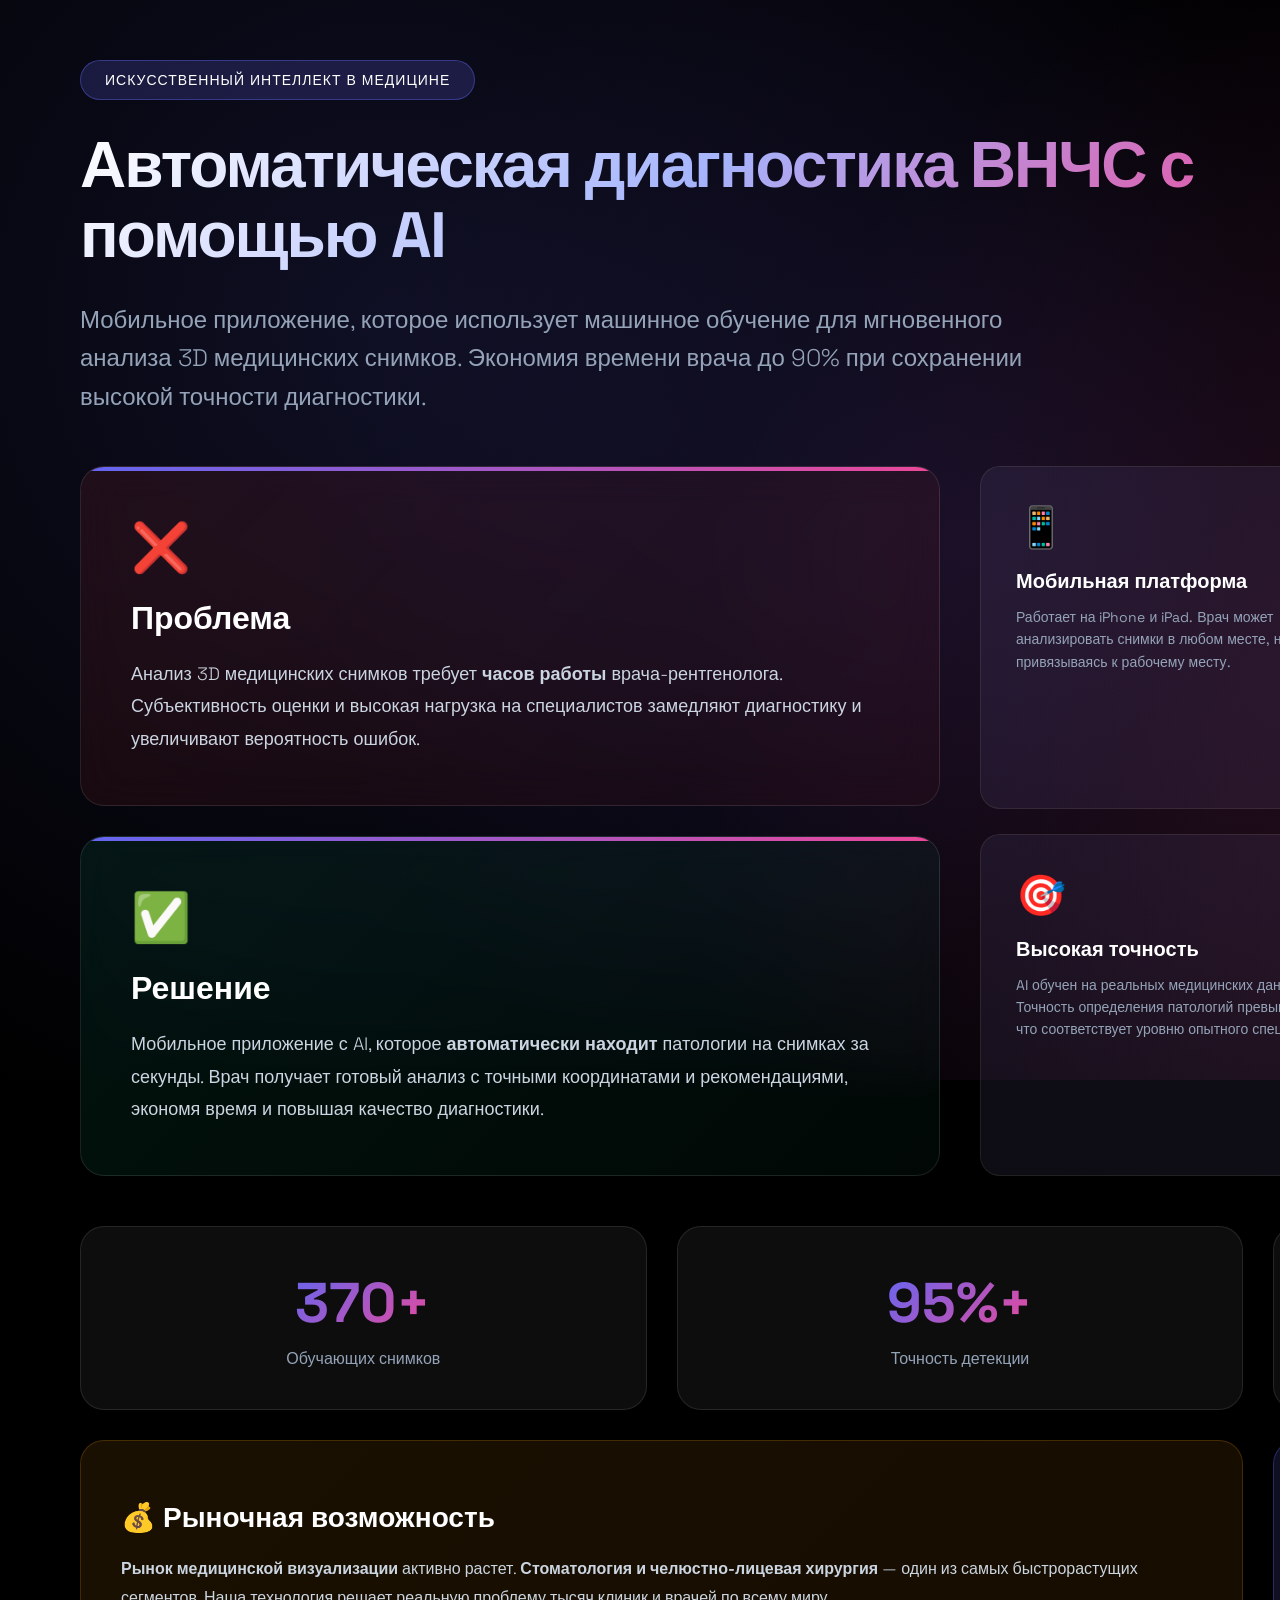
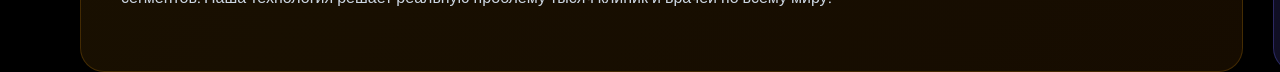
<file: presentation_static.html>
<!DOCTYPE html>
<html lang="ru">
<head>
    <meta charset="UTF-8">
    <meta name="viewport" content="width=device-width, initial-scale=1.0">
    <title>Презентация - Статическая версия</title>
    <style>
        @import url('https://fonts.googleapis.com/css2?family=Space+Grotesk:wght@300;400;500;600;700&display=swap');
        
        * {
            margin: 0;
            padding: 0;
            box-sizing: border-box;
        }

        @page {
            size: A4 landscape;
            margin: 0;
        }

        body {
            font-family: 'Space Grotesk', -apple-system, sans-serif;
            background: #000;
            color: #fff;
            width: 1920px;
            height: 1080px;
            position: relative;
            overflow: hidden;
            margin: 0;
            padding: 0;
        }

        /* Статический фон */
        .static-bg {
            position: absolute;
            top: 0;
            left: 0;
            width: 100%;
            height: 100%;
            z-index: 0;
            background: 
                radial-gradient(circle at 20% 30%, rgba(99, 102, 241, 0.15) 0%, transparent 50%),
                radial-gradient(circle at 80% 70%, rgba(236, 72, 153, 0.15) 0%, transparent 50%),
                radial-gradient(circle at 50% 50%, rgba(139, 92, 246, 0.1) 0%, transparent 60%);
        }

        .container {
            position: relative;
            z-index: 1;
            width: 100%;
            height: 100%;
            padding: 60px 80px;
            display: flex;
            flex-direction: column;
            justify-content: space-between;
        }

        /* Hero секция */
        .hero-section {
            margin-bottom: 50px;
        }

        .hero-tag {
            display: inline-block;
            padding: 10px 24px;
            background: rgba(99, 102, 241, 0.2);
            border: 1px solid rgba(99, 102, 241, 0.4);
            border-radius: 100px;
            font-size: 14px;
            letter-spacing: 1px;
            text-transform: uppercase;
            margin-bottom: 30px;
        }

        .hero-title {
            font-size: 64px;
            font-weight: 700;
            line-height: 1.1;
            margin-bottom: 30px;
            background: linear-gradient(135deg, #fff 0%, #a5b4fc 50%, #ec4899 100%);
            -webkit-background-clip: text;
            -webkit-text-fill-color: transparent;
            background-clip: text;
            letter-spacing: -2px;
            max-width: 1200px;
        }

        .hero-subtitle {
            font-size: 24px;
            color: #94a3b8;
            line-height: 1.6;
            font-weight: 300;
            max-width: 1000px;
        }

        /* Основной контент - сетка */
        .main-content {
            display: grid;
            grid-template-columns: 1fr 1fr;
            gap: 40px;
            margin-bottom: 50px;
            flex: 1;
        }

        /* Проблема/Решение */
        .ps-block {
            display: flex;
            flex-direction: column;
            gap: 30px;
        }

        .ps-card {
            padding: 50px;
            background: rgba(255, 255, 255, 0.05);
            backdrop-filter: blur(20px);
            border: 1px solid rgba(255, 255, 255, 0.1);
            border-radius: 24px;
            position: relative;
            overflow: hidden;
        }

        .ps-card::before {
            content: '';
            position: absolute;
            top: 0;
            left: 0;
            right: 0;
            height: 4px;
            background: linear-gradient(90deg, #6366f1, #ec4899);
        }

        .ps-icon {
            font-size: 48px;
            margin-bottom: 20px;
            display: block;
        }

        .ps-title {
            font-size: 32px;
            font-weight: 700;
            margin-bottom: 20px;
            color: #fff;
        }

        .ps-text {
            font-size: 18px;
            color: #cbd5e1;
            line-height: 1.8;
            font-weight: 300;
        }

        .ps-card.problem {
            background: linear-gradient(135deg, rgba(239, 68, 68, 0.1) 0%, rgba(220, 38, 38, 0.05) 100%);
        }

        .ps-card.solution {
            background: linear-gradient(135deg, rgba(16, 185, 129, 0.1) 0%, rgba(5, 150, 105, 0.05) 100%);
        }

        /* Features блок */
        .features-block {
            display: grid;
            grid-template-columns: 1fr 1fr;
            gap: 25px;
        }

        .feature-item {
            padding: 35px;
            background: rgba(255, 255, 255, 0.03);
            border: 1px solid rgba(255, 255, 255, 0.1);
            border-radius: 20px;
            position: relative;
        }

        .feature-item::after {
            content: '';
            position: absolute;
            top: 0;
            left: 0;
            width: 100%;
            height: 100%;
            background: linear-gradient(135deg, rgba(99, 102, 241, 0.1) 0%, rgba(139, 92, 246, 0.1) 100%);
            opacity: 0.5;
            border-radius: 20px;
        }

        .feature-icon {
            font-size: 40px;
            margin-bottom: 15px;
            display: block;
            position: relative;
            z-index: 1;
        }

        .feature-title {
            font-size: 20px;
            font-weight: 600;
            margin-bottom: 12px;
            color: #fff;
            position: relative;
            z-index: 1;
        }

        .feature-desc {
            font-size: 14px;
            color: #94a3b8;
            line-height: 1.6;
            position: relative;
            z-index: 1;
        }

        /* Нижняя секция */
        .bottom-section {
            display: grid;
            grid-template-columns: 1fr 1fr 1fr;
            gap: 30px;
        }

        .stats-block {
            display: flex;
            flex-direction: column;
            align-items: center;
            justify-content: center;
            padding: 40px;
            background: rgba(255, 255, 255, 0.05);
            border: 1px solid rgba(255, 255, 255, 0.1);
            border-radius: 24px;
            backdrop-filter: blur(20px);
        }

        .stat-number {
            font-size: 56px;
            font-weight: 700;
            background: linear-gradient(135deg, #6366f1 0%, #ec4899 100%);
            -webkit-background-clip: text;
            -webkit-text-fill-color: transparent;
            background-clip: text;
            margin-bottom: 10px;
        }

        .stat-label {
            font-size: 16px;
            color: #94a3b8;
            font-weight: 500;
            text-align: center;
        }

        .market-block {
            grid-column: span 2;
            padding: 40px;
            background: linear-gradient(135deg, rgba(245, 158, 11, 0.1) 0%, rgba(217, 119, 6, 0.1) 100%);
            border: 1px solid rgba(245, 158, 11, 0.2);
            border-radius: 24px;
            display: flex;
            flex-direction: column;
            justify-content: center;
        }

        .market-title {
            font-size: 28px;
            font-weight: 700;
            margin-bottom: 20px;
            color: #fff;
        }

        .market-text {
            font-size: 16px;
            color: #cbd5e1;
            line-height: 1.8;
            font-weight: 300;
        }

        .cta-block {
            padding: 40px;
            background: linear-gradient(135deg, rgba(99, 102, 241, 0.15) 0%, rgba(139, 92, 246, 0.15) 100%);
            border: 1px solid rgba(99, 102, 241, 0.3);
            border-radius: 24px;
            display: flex;
            flex-direction: column;
            justify-content: center;
            text-align: center;
        }

        .cta-title {
            font-size: 32px;
            font-weight: 700;
            margin-bottom: 15px;
            background: linear-gradient(135deg, #fff 0%, #a5b4fc 100%);
            -webkit-background-clip: text;
            -webkit-text-fill-color: transparent;
            background-clip: text;
        }

        .cta-text {
            font-size: 16px;
            color: #cbd5e1;
            line-height: 1.7;
            font-weight: 300;
        }

        /* Print styles */
        @media print {
            body {
                width: 100%;
                height: 100%;
            }
            
            .container {
                padding: 40px;
            }
        }
    </style>
</head>
<body>
    <div class="static-bg"></div>
    
    <div class="container">
        <div class="hero-section">
            <span class="hero-tag">Искусственный интеллект в медицине</span>
            <h1 class="hero-title">Автоматическая диагностика ВНЧС с помощью AI</h1>
            <p class="hero-subtitle">
                Мобильное приложение, которое использует машинное обучение для мгновенного анализа 
                3D медицинских снимков. Экономия времени врача до 90% при сохранении высокой точности диагностики.
            </p>
        </div>

        <div class="main-content">
            <div class="ps-block">
                <div class="ps-card problem">
                    <span class="ps-icon">❌</span>
                    <h2 class="ps-title">Проблема</h2>
                    <p class="ps-text">
                        Анализ 3D медицинских снимков требует <strong>часов работы</strong> врача-рентгенолога. 
                        Субъективность оценки и высокая нагрузка на специалистов замедляют диагностику и увеличивают 
                        вероятность ошибок.
                    </p>
                </div>
                
                <div class="ps-card solution">
                    <span class="ps-icon">✅</span>
                    <h2 class="ps-title">Решение</h2>
                    <p class="ps-text">
                        Мобильное приложение с AI, которое <strong>автоматически находит</strong> патологии на снимках 
                        за секунды. Врач получает готовый анализ с точными координатами и рекомендациями, 
                        экономя время и повышая качество диагностики.
                    </p>
                </div>
            </div>

            <div class="features-block">
                <div class="feature-item">
                    <span class="feature-icon">📱</span>
                    <h3 class="feature-title">Мобильная платформа</h3>
                    <p class="feature-desc">
                        Работает на iPhone и iPad. Врач может анализировать снимки в любом месте, 
                        не привязываясь к рабочему месту.
                    </p>
                </div>
                
                <div class="feature-item">
                    <span class="feature-icon">⚡</span>
                    <h3 class="feature-title">Мгновенный анализ</h3>
                    <p class="feature-desc">
                        Результаты за секунды вместо часов ручной работы. Экономия времени до 90% 
                        при сохранении высокой точности.
                    </p>
                </div>
                
                <div class="feature-item">
                    <span class="feature-icon">🎯</span>
                    <h3 class="feature-title">Высокая точность</h3>
                    <p class="feature-desc">
                        AI обучен на реальных медицинских данных. Точность определения патологий превышает 95%, 
                        что соответствует уровню опытного специалиста.
                    </p>
                </div>
                
                <div class="feature-item">
                    <span class="feature-icon">💼</span>
                    <h3 class="feature-title">Готово к использованию</h3>
                    <p class="feature-desc">
                        Работающий прототип с обученной моделью. Готово к пилотному внедрению в клиниках 
                        и медицинских центрах.
                    </p>
                </div>
            </div>
        </div>

        <div class="bottom-section">
            <div class="stats-block">
                <span class="stat-number">370+</span>
                <div class="stat-label">Обучающих снимков</div>
            </div>
            <div class="stats-block">
                <span class="stat-number">95%+</span>
                <div class="stat-label">Точность детекции</div>
            </div>
            <div class="stats-block">
                <span class="stat-number">90%</span>
                <div class="stat-label">Экономия времени</div>
            </div>
            <div class="market-block">
                <h2 class="market-title">💰 Рыночная возможность</h2>
                <p class="market-text">
                    <strong>Рынок медицинской визуализации</strong> активно растет. 
                    <strong>Стоматология и челюстно-лицевая хирургия</strong> — один из самых быстрорастущих сегментов. 
                    Наша технология решает реальную проблему тысяч клиник и врачей по всему миру.
                </p>
            </div>
            <div class="cta-block">
                <h2 class="cta-title">🚀 Готовы к масштабированию</h2>
                <p class="cta-text">
                    Прототип работает. Модель обучена. Приложение готово к пилотному внедрению в клиниках.
                </p>
            </div>
        </div>
    </div>
</body>
</html>
</file>
